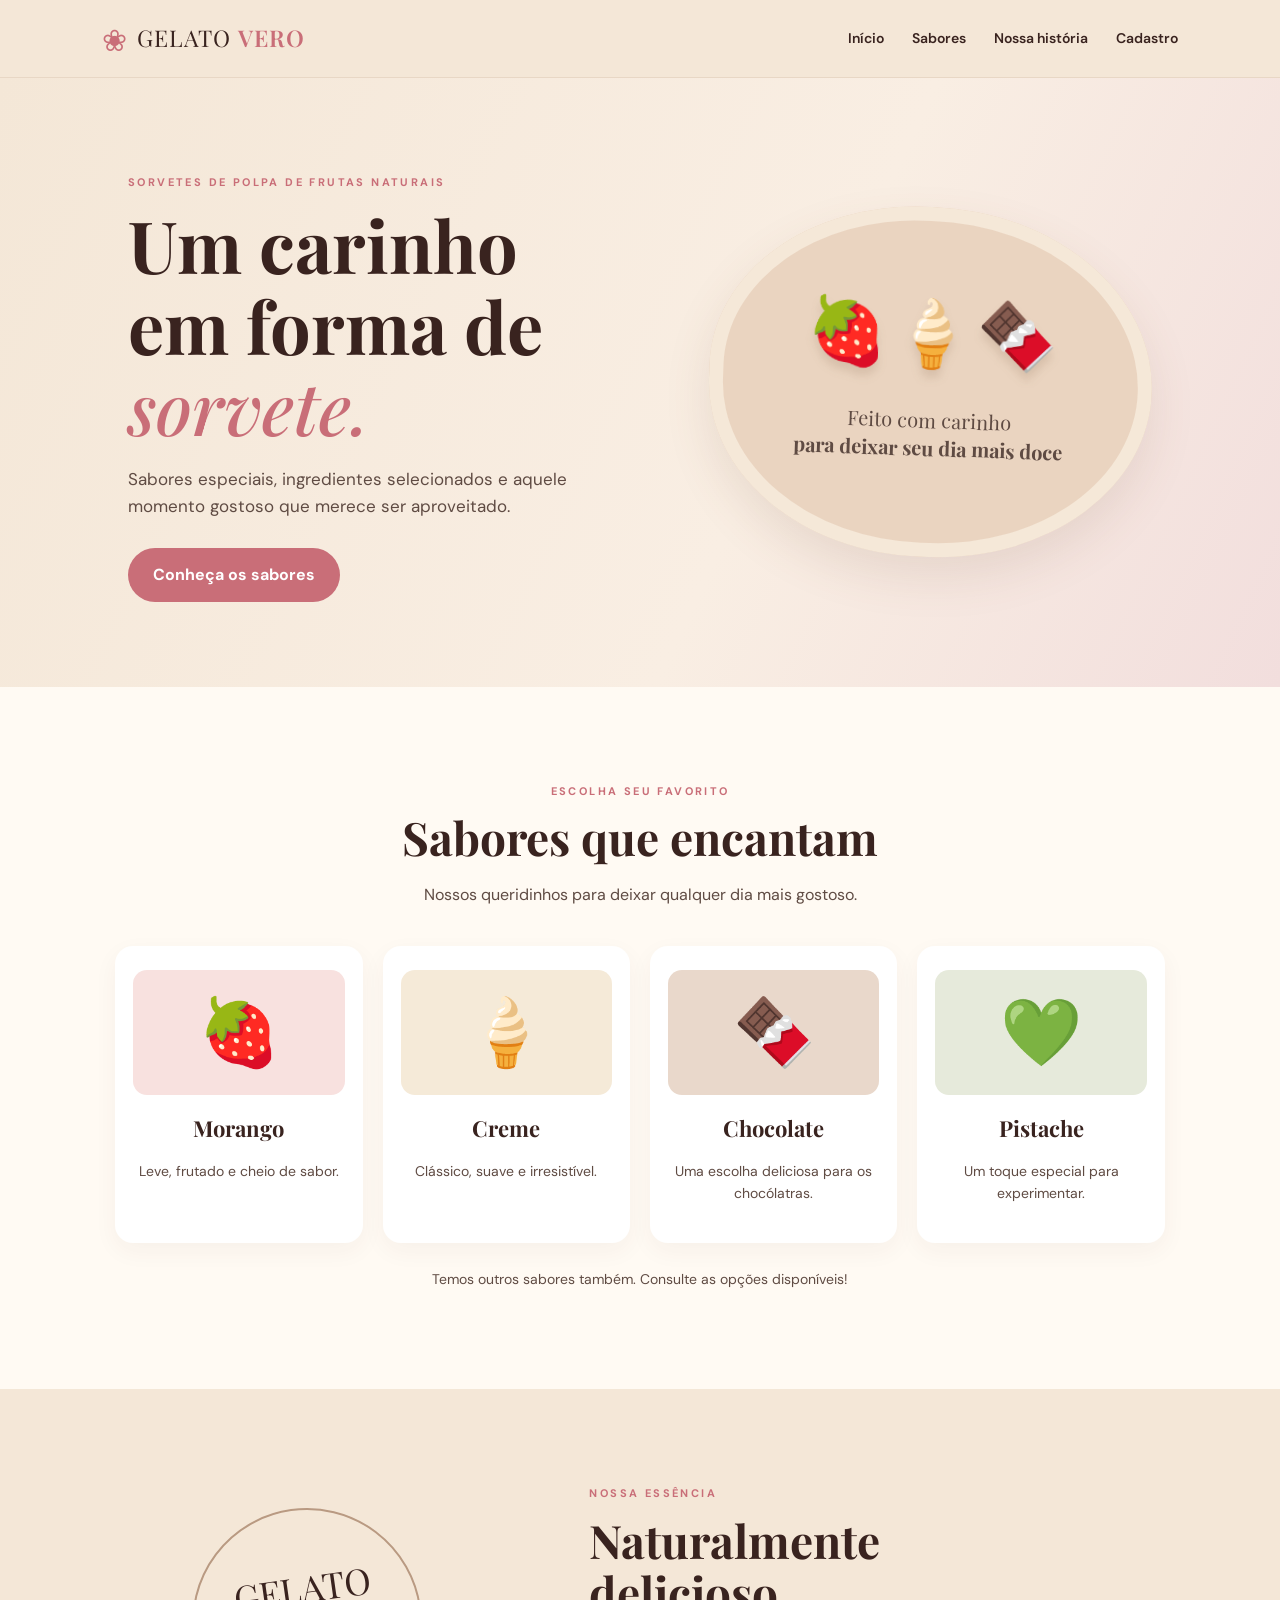
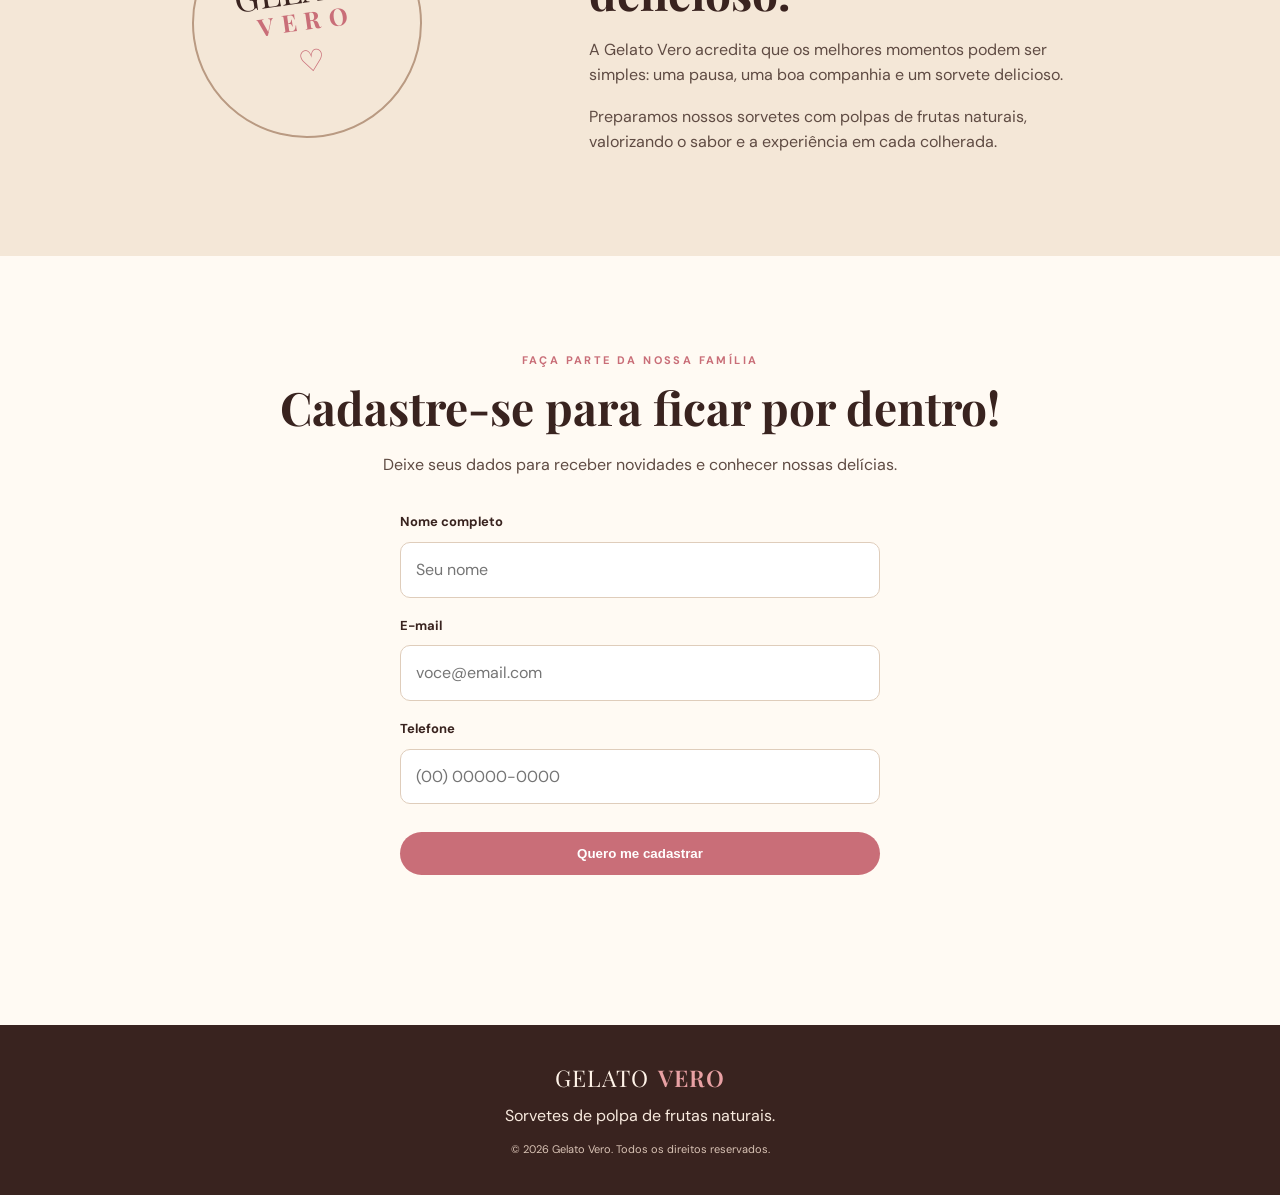
<file: index.html>
<!DOCTYPE html>
<html lang="pt-BR">
<head>
  <meta charset="UTF-8">
  <meta name="viewport" content="width=device-width, initial-scale=1.0">
  <meta name="description" content="Gelato Vero — sorvetes feitos com polpa de frutas naturais.">
  <title>Gelato Vero | Sorvetes de verdade</title>
  <link rel="stylesheet" href="style.css">
</head>
<body>
  <header class="topo">
    <a class="marca" href="#inicio" aria-label="Gelato Vero - início">
      <span class="marca-simbolo">❀</span><span>GELATO <b>VERO</b></span>
    </a>
    <button class="menu-botao" id="menuBotao" aria-label="Abrir menu">☰</button>
    <nav id="menu">
      <a href="#inicio">Início</a><a href="#sabores">Sabores</a><a href="#sobre">Nossa história</a><a href="#cadastro">Cadastro</a>
    </nav>
  </header>

  <main>
    <section class="hero" id="inicio">
      <div class="hero-texto">
        <p class="etiqueta">SORVETES DE POLPA DE FRUTAS NATURAIS</p>
        <h1>Um carinho<br>em forma de <em>sorvete.</em></h1>
        <p>Sabores especiais, ingredientes selecionados e aquele momento gostoso que merece ser aproveitado.</p>
        <a class="botao" href="#sabores">Conheça os sabores</a>
      </div>
      <div class="hero-art" aria-label="Destaque Gelato Vero">
        <div class="circulo"><span>🍓</span><span>🍦</span><span>🍫</span></div>
        <p>Feito com carinho<br><strong>para deixar seu dia mais doce</strong></p>
      </div>
    </section>

    <section class="sabores secao" id="sabores">
      <p class="etiqueta">ESCOLHA SEU FAVORITO</p>
      <h2>Sabores que encantam</h2>
      <p class="subtitulo">Nossos queridinhos para deixar qualquer dia mais gostoso.</p>
      <div class="grade-sabores">
        <article class="sabor"><div class="sabor-emoji morango">🍓</div><h3>Morango</h3><p>Leve, frutado e cheio de sabor.</p></article>
        <article class="sabor"><div class="sabor-emoji creme">🍦</div><h3>Creme</h3><p>Clássico, suave e irresistível.</p></article>
        <article class="sabor"><div class="sabor-emoji chocolate">🍫</div><h3>Chocolate</h3><p>Uma escolha deliciosa para os chocólatras.</p></article>
        <article class="sabor"><div class="sabor-emoji pistache">💚</div><h3>Pistache</h3><p>Um toque especial para experimentar.</p></article>
      </div>
      <p class="nota">Temos outros sabores também. Consulte as opções disponíveis!</p>
    </section>

    <section class="sobre secao" id="sobre">
      <div class="sobre-selo">GELATO<br><b>VERO</b><span>♡</span></div>
      <div><p class="etiqueta">NOSSA ESSÊNCIA</p><h2>Naturalmente delicioso.</h2>
      <p>A Gelato Vero acredita que os melhores momentos podem ser simples: uma pausa, uma boa companhia e um sorvete delicioso.</p>
      <p>Preparamos nossos sorvetes com polpas de frutas naturais, valorizando o sabor e a experiência em cada colherada.</p></div>
    </section>

    <section class="cadastro secao" id="cadastro">
      <p class="etiqueta">FAÇA PARTE DA NOSSA FAMÍLIA</p>
      <h2>Cadastre-se para ficar por dentro!</h2>
      <p class="subtitulo">Deixe seus dados para receber novidades e conhecer nossas delícias.</p>
      <form id="formCadastro">
        <label for="nome">Nome completo</label><input id="nome" name="nome" type="text" placeholder="Seu nome" required minlength="2">
        <label for="email">E-mail</label><input id="email" name="email" type="email" placeholder="voce@email.com" required>
        <label for="telefone">Telefone</label><input id="telefone" name="telefone" type="tel" placeholder="(00) 00000-0000">
        <button class="botao" type="submit">Quero me cadastrar</button>
        <p id="mensagem" role="status" aria-live="polite"></p>
      </form>
    </section>
  </main>

  <footer><a class="marca" href="#inicio">GELATO <b>VERO</b></a><p>Sorvetes de polpa de frutas naturais.</p><small>© 2026 Gelato Vero. Todos os direitos reservados.</small></footer>
  <script src="script.js"></script>
</body>
</html>
</file>
<file: style.css>
@import url('https://fonts.googleapis.com/css2?family=DM+Sans:wght@400;500;600;700&family=Playfair+Display:wght@500;600;700&display=swap');
:root{--rosa:#c96e78;--rosa-claro:#f6e1df;--bege:#f4e7d7;--creme:#fffaf3;--marrom:#39231f;--texto:#5f4b43}
*{box-sizing:border-box}html{scroll-behavior:smooth}body{margin:0;background:var(--creme);color:var(--marrom);font-family:'DM Sans',sans-serif;line-height:1.6}
.topo{height:78px;padding:0 8%;display:flex;align-items:center;justify-content:space-between;background:var(--bege);position:sticky;top:0;z-index:10;border-bottom:1px solid #e8d7c5}
.marca{display:flex;align-items:center;gap:9px;text-decoration:none;color:var(--marrom);font-family:'Playfair Display',serif;font-size:23px;letter-spacing:1px}.marca b{color:var(--rosa);font-weight:600}.marca-simbolo{color:var(--rosa);font-size:30px}
nav{display:flex;gap:28px}nav a{color:var(--marrom);text-decoration:none;font-weight:600;font-size:14px}nav a:hover{color:var(--rosa)}.menu-botao{display:none;background:none;border:0;font-size:25px;color:var(--marrom)}
.hero{min-height:570px;padding:85px 10%;display:grid;grid-template-columns:1.1fr .9fr;align-items:center;gap:40px;background:linear-gradient(115deg,#f4e7d7 0%,#f9eee3 60%,#f2dedd 100%)}
.etiqueta{font-size:11px;letter-spacing:2.4px;font-weight:700;color:var(--rosa)}h1,h2{font-family:'Playfair Display',serif;line-height:1.13;margin:12px 0 18px}h1{font-size:clamp(44px,6vw,72px)}h1 em{color:var(--rosa);font-weight:500}h2{font-size:clamp(32px,4vw,46px)}.hero-texto>p:not(.etiqueta){max-width:480px;color:var(--texto);font-size:17px;margin-bottom:28px}
.botao{display:inline-block;border:0;border-radius:30px;background:var(--rosa);color:white;padding:14px 25px;text-decoration:none;font-weight:700;cursor:pointer;transition:.2s}.botao:hover{background:#a9515c;transform:translateY(-2px)}
.hero-art{height:350px;border-radius:48% 52% 50% 50%;background:#ead4c0;display:flex;flex-direction:column;align-items:center;justify-content:center;box-shadow:inset 0 0 0 14px #f5e8d8,0 20px 45px #805b4020;text-align:center;color:var(--texto);transform:rotate(2deg)}.circulo{display:flex;gap:4px;font-size:65px;filter:drop-shadow(0 8px 5px #69452a25)}.hero-art p{font-family:'Playfair Display',serif;font-size:20px;line-height:1.4}
.secao{text-align:center;padding:85px 9%}.subtitulo{color:var(--texto);margin:0 auto 35px;max-width:570px}.grade-sabores{display:grid;grid-template-columns:repeat(4,1fr);gap:20px;margin-top:38px}.sabor{background:white;padding:24px 18px;border-radius:18px;box-shadow:0 8px 25px #5a34200c}.sabor-emoji{height:125px;border-radius:14px;display:grid;place-items:center;font-size:66px}.morango{background:#f8e1df}.creme{background:#f5ead8}.chocolate{background:#e9d8cb}.pistache{background:#e6eadb}.sabor h3{font-family:'Playfair Display',serif;font-size:22px;margin:16px 0 5px}.sabor p,.nota{font-size:14px;color:var(--texto)}.nota{margin-top:25px}
.sobre{background:var(--bege);display:grid;grid-template-columns:.8fr 1.2fr;gap:65px;align-items:center;text-align:left;padding-left:15%;padding-right:15%}.sobre p:not(.etiqueta){color:var(--texto)}.sobre-selo{width:230px;height:230px;border:2px solid #b99a82;border-radius:50%;display:flex;flex-direction:column;align-items:center;justify-content:center;font-family:'Playfair Display',serif;font-size:36px;line-height:1.05;text-align:center;transform:rotate(-8deg)}.sobre-selo b{color:var(--rosa);letter-spacing:8px;font-size:24px}.sobre-selo span{font-size:30px;color:var(--rosa);margin-top:12px}
.cadastro form{max-width:480px;margin:30px auto 0;text-align:left;display:flex;flex-direction:column;gap:9px}.cadastro label{font-size:13px;font-weight:700}.cadastro input{padding:14px 15px;border:1px solid #dfcdbb;border-radius:10px;background:white;font:inherit;margin-bottom:9px}.cadastro input:focus{outline:2px solid #d88b92;border-color:transparent}.cadastro form .botao{margin-top:10px}#mensagem{text-align:center;font-weight:600;min-height:24px;color:#47704a}
footer{background:var(--marrom);color:#f8eade;text-align:center;padding:35px 20px}footer .marca{color:#fff3e8;justify-content:center}footer .marca b{color:#e9a1a4}footer p{margin:6px}footer small{font-size:11px;color:#d9c3b5}
@media(max-width:760px){.topo{padding:0 6%}.menu-botao{display:block}nav{display:none;position:absolute;top:77px;left:0;right:0;background:var(--bege);padding:20px;flex-direction:column;gap:16px}nav.aberto{display:flex}.hero{grid-template-columns:1fr;padding:65px 8%;text-align:center}.hero-texto>p:not(.etiqueta){margin-left:auto;margin-right:auto}.hero-art{height:270px;max-width:360px;width:100%;margin:auto}.circulo{font-size:48px}.grade-sabores{grid-template-columns:repeat(2,1fr)}.secao{padding:65px 7%}.sobre{grid-template-columns:1fr;text-align:center;gap:35px}.sobre-selo{margin:auto;width:190px;height:190px;font-size:30px}}
@media(max-width:420px){.grade-sabores{grid-template-columns:1fr}.sabor-emoji{height:110px}}
</file>
